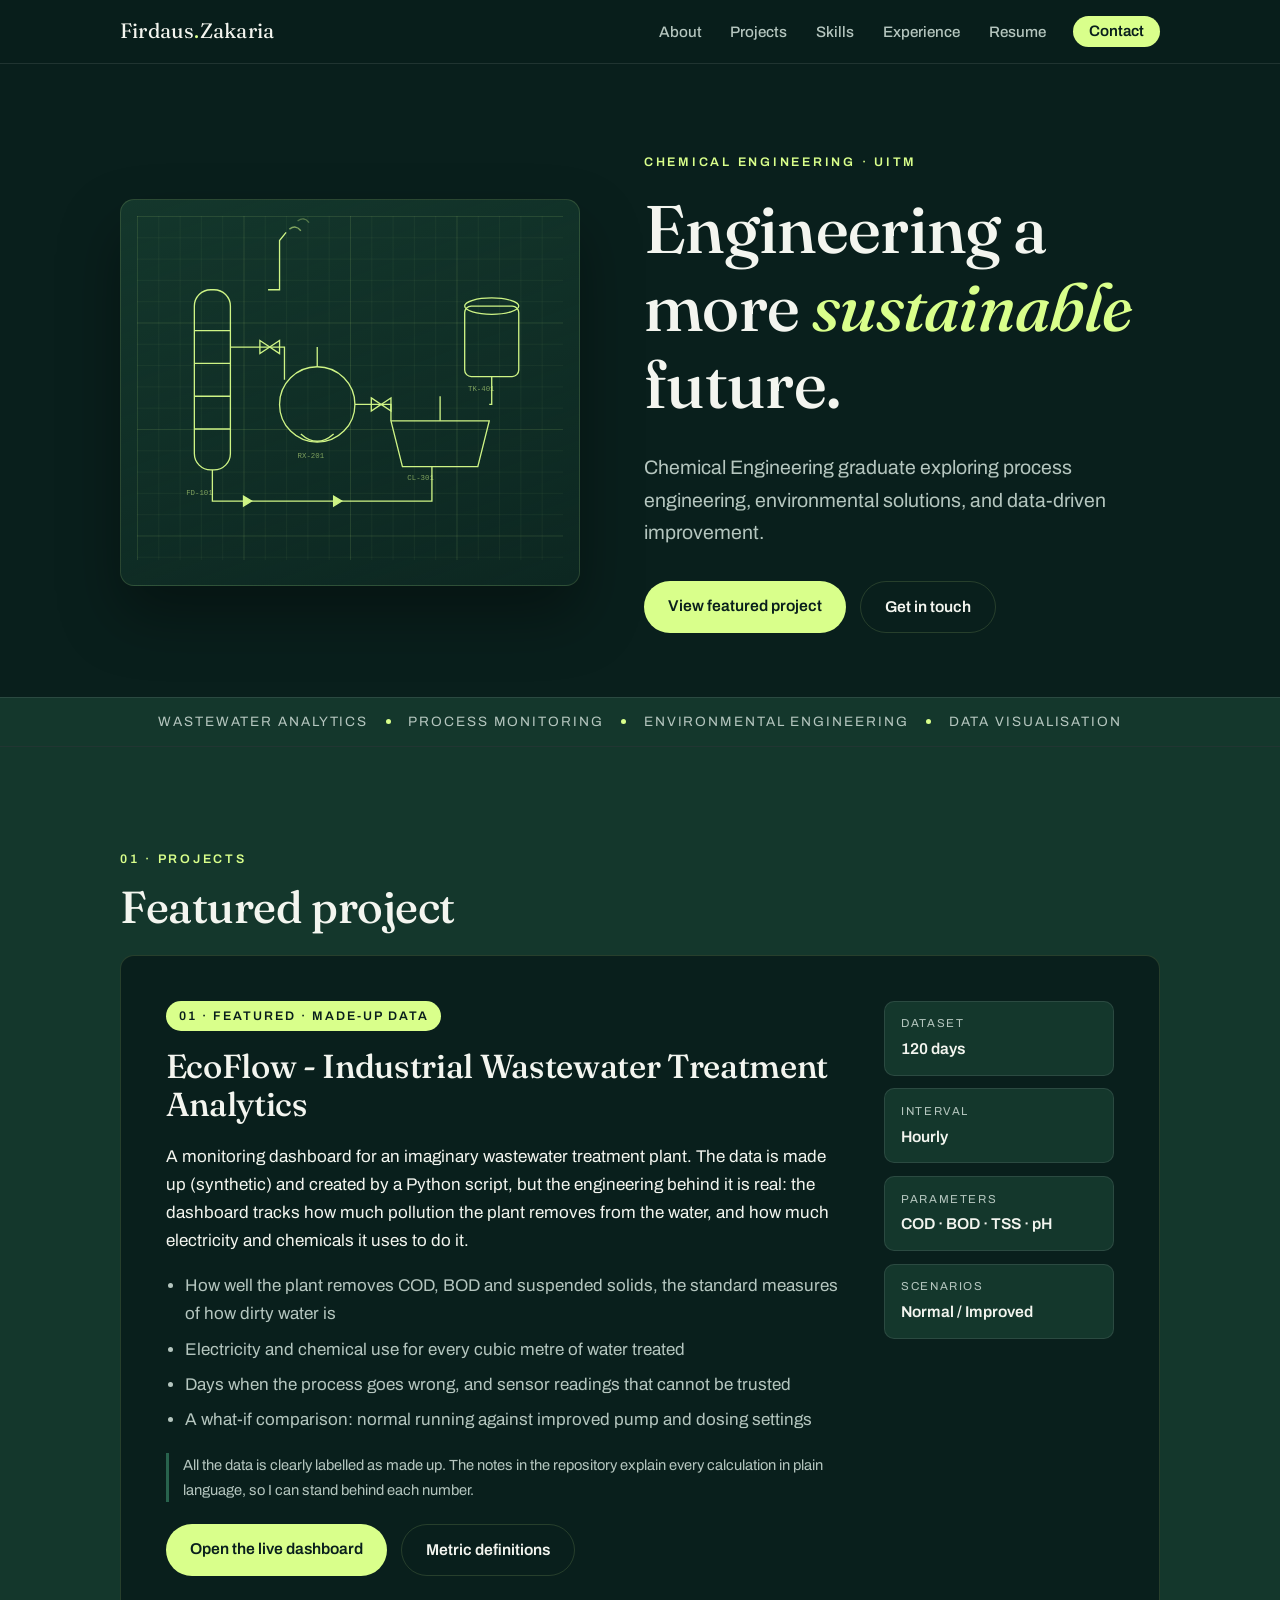
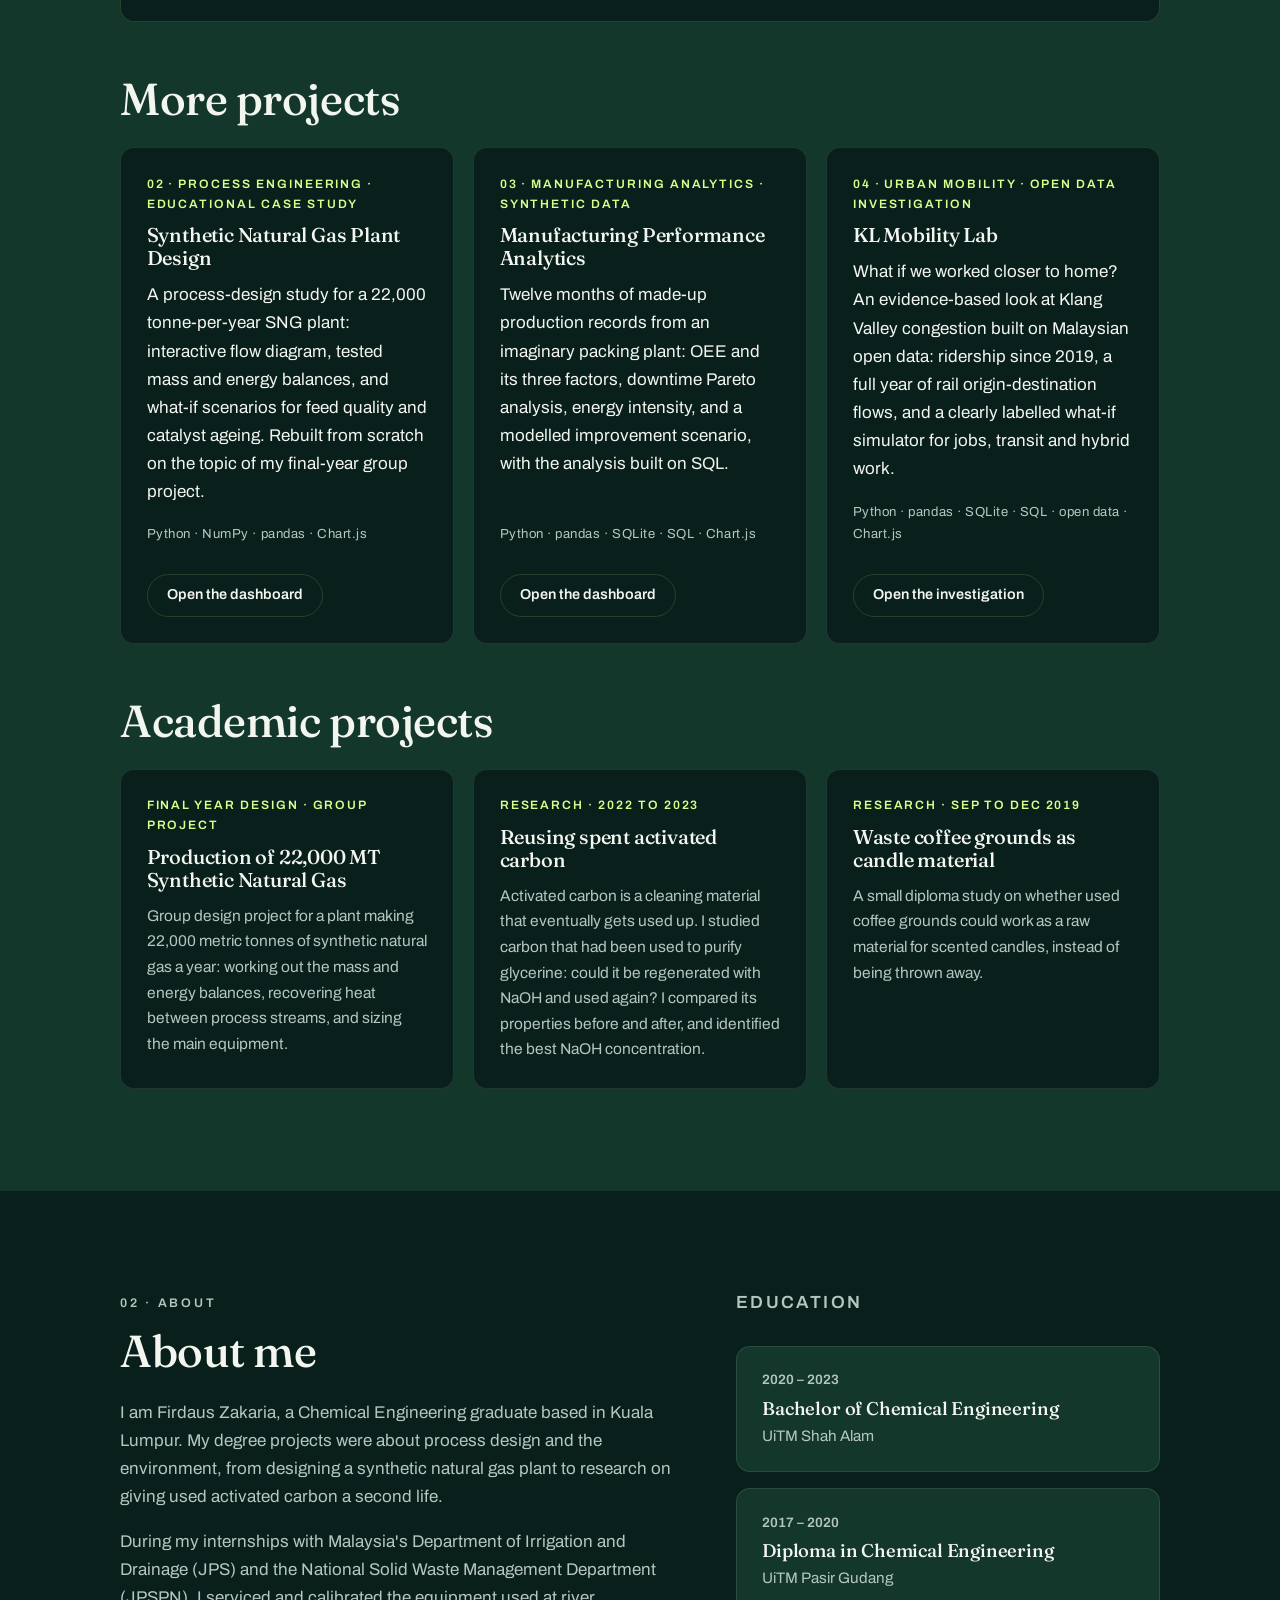
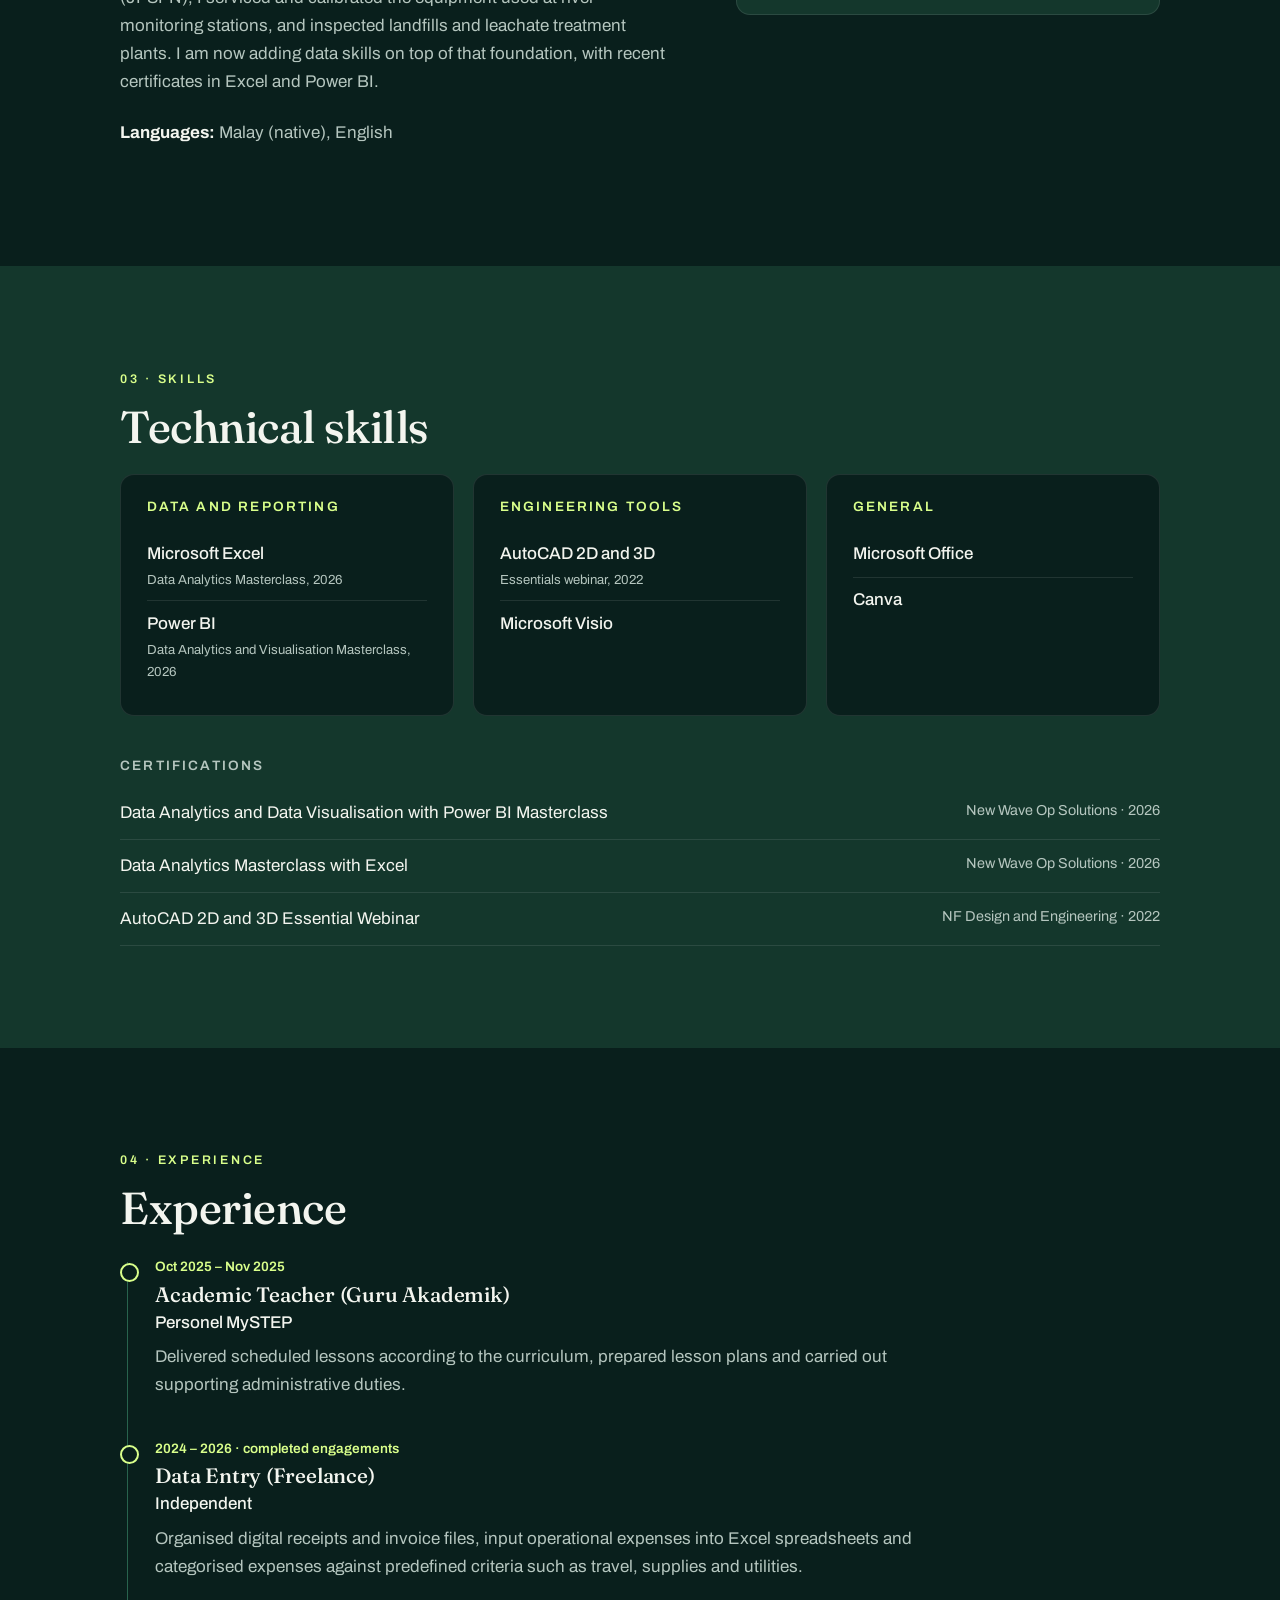
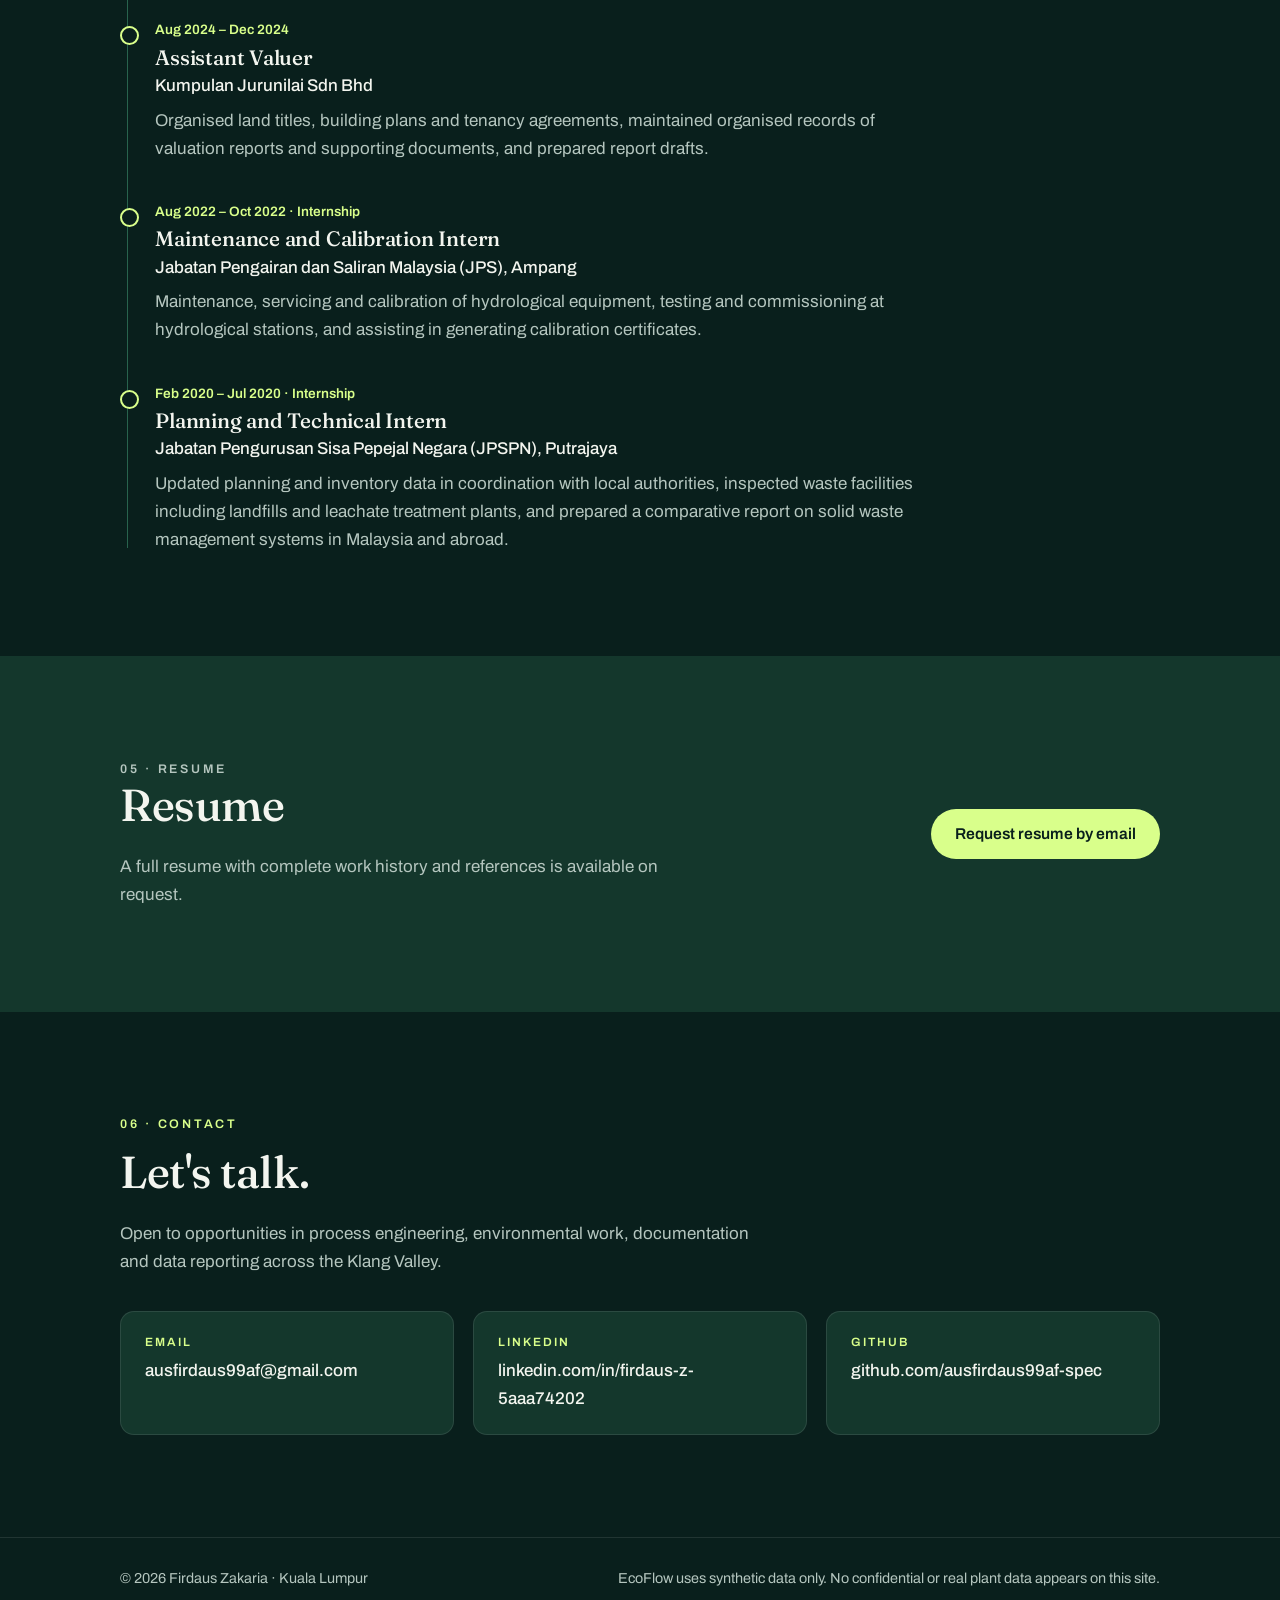
<file: index.html>
<!DOCTYPE html>
<html lang="en">
<head>
  <meta charset="UTF-8">
  <meta name="viewport" content="width=device-width, initial-scale=1.0">
  <title>Firdaus Zakaria - Chemical Engineering Graduate</title>
  <meta name="description" content="Portfolio of Firdaus Zakaria, a Chemical Engineering graduate from UiTM exploring process engineering, environmental solutions and data-driven improvement.">
  <link rel="preconnect" href="https://fonts.googleapis.com">
  <link rel="preconnect" href="https://fonts.gstatic.com" crossorigin>
  <link href="https://fonts.googleapis.com/css2?family=Fraunces:opsz,wght@9..144,400;9..144,500;9..144,600&family=Archivo:wght@400;500;600;700&display=swap" rel="stylesheet">
  <link rel="stylesheet" href="css/style.css">
  <link rel="icon" href="assets/favicon.svg" type="image/svg+xml">
</head>
<body>
  <a class="skip-link" href="#main">Skip to main content</a>

  <header class="site-header">
    <nav class="nav" aria-label="Primary">
      <a class="nav-brand" href="#top">Firdaus<span class="brand-dot">.</span>Zakaria</a>
      <button class="nav-toggle" aria-expanded="false" aria-controls="nav-menu" aria-label="Toggle navigation menu">
        <span class="nav-toggle-bar"></span>
        <span class="nav-toggle-bar"></span>
      </button>
      <ul class="nav-menu" id="nav-menu">
        <li><a href="#about">About</a></li>
        <li><a href="#projects">Projects</a></li>
        <li><a href="#skills">Skills</a></li>
        <li><a href="#experience">Experience</a></li>
        <li><a href="#resume">Resume</a></li>
        <li><a class="nav-cta" href="#contact">Contact</a></li>
      </ul>
    </nav>
  </header>

  <main id="main">

    <!-- ============ HERO ============ -->
    <section class="hero" id="top" aria-labelledby="hero-heading">
      <div class="hero-grid">
        <div class="hero-art" aria-hidden="true">
          <!-- Industrial process plant over blueprint grid, drawn as SVG -->
          <svg viewBox="0 0 520 420" role="img" aria-label="" focusable="false" class="plant-svg">
            <defs>
              <pattern id="bpgrid" width="26" height="26" patternUnits="userSpaceOnUse">
                <path d="M 26 0 L 0 0 0 26" fill="none" stroke="rgba(217,255,139,0.10)" stroke-width="1"/>
              </pattern>
              <pattern id="bpgrid-major" width="130" height="130" patternUnits="userSpaceOnUse">
                <path d="M 130 0 L 0 0 0 130" fill="none" stroke="rgba(217,255,139,0.18)" stroke-width="1"/>
              </pattern>
            </defs>
            <rect width="520" height="420" fill="url(#bpgrid)"/>
            <rect width="520" height="420" fill="url(#bpgrid-major)"/>
            <g stroke="#D9FF8B" stroke-width="1.6" fill="none" opacity="0.95">
              <!-- distillation column -->
              <rect x="70" y="90" width="44" height="220" rx="20"/>
              <line x1="70" y1="140" x2="114" y2="140"/>
              <line x1="70" y1="180" x2="114" y2="180"/>
              <line x1="70" y1="220" x2="114" y2="220"/>
              <line x1="70" y1="260" x2="114" y2="260"/>
              <!-- reactor vessel -->
              <circle cx="220" cy="230" r="46"/>
              <path d="M 220 184 L 220 160"/>
              <path d="M 200 266 q 20 18 40 0"/>
              <!-- clarifier / settling tank -->
              <path d="M 310 250 h 120 l -14 56 h -92 z"/>
              <line x1="370" y1="250" x2="370" y2="220"/>
              <!-- storage tank -->
              <rect x="400" y="110" width="66" height="86" rx="8"/>
              <ellipse cx="433" cy="110" rx="33" ry="10"/>
              <!-- piping -->
              <path d="M 114 160 H 180 V 200"/>
              <path d="M 266 230 H 310 V 250"/>
              <path d="M 433 196 V 230 H 430"/>
              <path d="M 92 310 V 348 H 360 V 306"/>
              <!-- valves -->
              <path d="M 150 152 l 12 8 l -12 8 z M 174 168 l -12 -8 l 12 -8 z"/>
              <path d="M 286 222 l 12 8 l -12 8 z M 310 238 l -12 -8 l 12 -8 z"/>
              <!-- stack -->
              <path d="M 160 90 h 14 V 30 l 8 -10"/>
              <path d="M 186 16 q 8 -6 14 2" opacity="0.6"/>
              <path d="M 196 6 q 8 -6 14 2" opacity="0.35"/>
              <!-- flow arrows -->
              <path d="M 140 348 l -10 -6 v 12 z" fill="#D9FF8B"/>
              <path d="M 250 348 l -10 -6 v 12 z" fill="#D9FF8B"/>
            </g>
            <g fill="rgba(217,255,139,0.55)" font-family="monospace" font-size="9">
              <text x="60" y="340">FD-101</text>
              <text x="196" y="296">RX-201</text>
              <text x="330" y="322">CL-301</text>
              <text x="404" y="214">TK-401</text>
            </g>
          </svg>
        </div>
        <div class="hero-copy">
          <p class="hero-eyebrow">Chemical Engineering · UiTM</p>
          <h1 id="hero-heading">Engineering a more <em>sustainable</em> future.</h1>
          <p class="hero-sub">Chemical Engineering graduate exploring process engineering, environmental solutions, and data-driven improvement.</p>
          <div class="hero-actions">
            <a class="btn btn-primary" href="ecoflow/">View featured project</a>
            <a class="btn btn-ghost" href="#contact">Get in touch</a>
          </div>
        </div>
      </div>
      <div class="hero-strip" aria-hidden="true">
        <span>Wastewater analytics</span><span class="strip-dot"></span>
        <span>Process monitoring</span><span class="strip-dot"></span>
        <span>Environmental engineering</span><span class="strip-dot"></span>
        <span>Data visualisation</span>
      </div>
    </section>

    <!-- ============ FEATURED PROJECT ============ -->
    <section class="section section-alt" id="projects" aria-labelledby="projects-heading">
      <div class="container">
        <p class="section-eyebrow">01 · Projects</p>
        <h2 id="projects-heading">Featured project</h2>

        <article class="feature-card">
          <div class="feature-body">
            <p class="feature-tag">01 · Featured · made-up data</p>
            <h3>EcoFlow - Industrial Wastewater Treatment Analytics</h3>
            <p>A monitoring dashboard for an imaginary wastewater treatment plant. The data is made up (synthetic) and created by a Python script, but the engineering behind it is real: the dashboard tracks how much pollution the plant removes from the water, and how much electricity and chemicals it uses to do it.</p>
            <ul class="feature-points">
              <li>How well the plant removes COD, BOD and suspended solids, the standard measures of how dirty water is</li>
              <li>Electricity and chemical use for every cubic metre of water treated</li>
              <li>Days when the process goes wrong, and sensor readings that cannot be trusted</li>
              <li>A what-if comparison: normal running against improved pump and dosing settings</li>
            </ul>
            <p class="feature-note">All the data is clearly labelled as made up. The notes in the repository explain every calculation in plain language, so I can stand behind each number.</p>
            <div class="feature-actions">
              <a class="btn btn-primary" href="ecoflow/">Open the live dashboard</a>
              <a class="btn btn-ghost" href="ecoflow/#definitions">Metric definitions</a>
            </div>
          </div>
          <div class="feature-side" aria-hidden="true">
            <div class="mini-kpi"><span class="mini-kpi-label">Dataset</span><span class="mini-kpi-value">120 days</span></div>
            <div class="mini-kpi"><span class="mini-kpi-label">Interval</span><span class="mini-kpi-value">Hourly</span></div>
            <div class="mini-kpi"><span class="mini-kpi-label">Parameters</span><span class="mini-kpi-value">COD · BOD · TSS · pH</span></div>
            <div class="mini-kpi"><span class="mini-kpi-label">Scenarios</span><span class="mini-kpi-value">Normal / Improved</span></div>
          </div>
        </article>

        <h2 class="subheading">More projects</h2>
        <div class="card-grid">
          <article class="card project-card">
            <p class="card-kicker">02 · Process engineering · educational case study</p>
            <h3>Synthetic Natural Gas Plant Design</h3>
            <p>A process-design study for a 22,000 tonne-per-year SNG plant: interactive flow diagram, tested mass and energy balances, and what-if scenarios for feed quality and catalyst ageing. Rebuilt from scratch on the topic of my final-year group project.</p>
            <p class="card-stack">Python · NumPy · pandas · Chart.js</p>
            <a class="btn btn-ghost card-btn" href="sng/">Open the dashboard</a>
          </article>
          <article class="card project-card">
            <p class="card-kicker">03 · Manufacturing analytics · synthetic data</p>
            <h3>Manufacturing Performance Analytics</h3>
            <p>Twelve months of made-up production records from an imaginary packing plant: OEE and its three factors, downtime Pareto analysis, energy intensity, and a modelled improvement scenario, with the analysis built on SQL.</p>
            <p class="card-stack">Python · pandas · SQLite · SQL · Chart.js</p>
            <a class="btn btn-ghost card-btn" href="manufacturing/">Open the dashboard</a>
          </article>
          <article class="card project-card">
            <p class="card-kicker">04 · Urban mobility · open data investigation</p>
            <h3>KL Mobility Lab</h3>
            <p>What if we worked closer to home? An evidence-based look at Klang Valley congestion built on Malaysian open data: ridership since 2019, a full year of rail origin-destination flows, and a clearly labelled what-if simulator for jobs, transit and hybrid work.</p>
            <p class="card-stack">Python · pandas · SQLite · SQL · open data · Chart.js</p>
            <a class="btn btn-ghost card-btn" href="mobility/">Open the investigation</a>
          </article>
        </div>

        <h2 class="subheading">Academic projects</h2>
        <div class="card-grid">
          <article class="card">
            <p class="card-kicker">Final year design · group project</p>
            <h3>Production of 22,000 MT Synthetic Natural Gas</h3>
            <p>Group design project for a plant making 22,000 metric tonnes of synthetic natural gas a year: working out the mass and energy balances, recovering heat between process streams, and sizing the main equipment.</p>
          </article>
          <article class="card">
            <p class="card-kicker">Research · 2022 to 2023</p>
            <h3>Reusing spent activated carbon</h3>
            <p>Activated carbon is a cleaning material that eventually gets used up. I studied carbon that had been used to purify glycerine: could it be regenerated with NaOH and used again? I compared its properties before and after, and identified the best NaOH concentration.</p>
          </article>
          <article class="card">
            <p class="card-kicker">Research · Sep to Dec 2019</p>
            <h3>Waste coffee grounds as candle material</h3>
            <p>A small diploma study on whether used coffee grounds could work as a raw material for scented candles, instead of being thrown away.</p>
          </article>
        </div>
      </div>
    </section>

    <!-- ============ ABOUT ============ -->
    <section class="section" id="about" aria-labelledby="about-heading">
      <div class="container about-grid">
        <div>
          <p class="section-eyebrow">02 · About</p>
          <h2 id="about-heading">About me</h2>
          <p>I am Firdaus Zakaria, a Chemical Engineering graduate based in Kuala Lumpur. My degree projects were about process design and the environment, from designing a synthetic natural gas plant to research on giving used activated carbon a second life.</p>
          <p>During my internships with Malaysia's Department of Irrigation and Drainage (JPS) and the National Solid Waste Management Department (JPSPN), I serviced and calibrated the equipment used at river monitoring stations, and inspected landfills and leachate treatment plants. I am now adding data skills on top of that foundation, with recent certificates in Excel and Power BI.</p>
          <p class="about-langs"><strong>Languages:</strong> Malay (native), English</p>
        </div>
        <div class="edu-stack">
          <h3 class="edu-title">Education</h3>
          <div class="edu-card">
            <p class="edu-years">2020 – 2023</p>
            <h4>Bachelor of Chemical Engineering</h4>
            <p>UiTM Shah Alam</p>
          </div>
          <div class="edu-card">
            <p class="edu-years">2017 – 2020</p>
            <h4>Diploma in Chemical Engineering</h4>
            <p>UiTM Pasir Gudang</p>
          </div>
        </div>
      </div>
    </section>

    <!-- ============ SKILLS ============ -->
    <section class="section section-alt" id="skills" aria-labelledby="skills-heading">
      <div class="container">
        <p class="section-eyebrow">03 · Skills</p>
        <h2 id="skills-heading">Technical skills</h2>
        <div class="skills-grid">
          <div class="skill-group">
            <h3>Data and reporting</h3>
            <ul>
              <li>Microsoft Excel <span class="skill-cert">Data Analytics Masterclass, 2026</span></li>
              <li>Power BI <span class="skill-cert">Data Analytics and Visualisation Masterclass, 2026</span></li>
            </ul>
          </div>
          <div class="skill-group">
            <h3>Engineering tools</h3>
            <ul>
              <li>AutoCAD 2D and 3D <span class="skill-cert">Essentials webinar, 2022</span></li>
              <li>Microsoft Visio</li>
            </ul>
          </div>
          <div class="skill-group">
            <h3>General</h3>
            <ul>
              <li>Microsoft Office</li>
              <li>Canva</li>
            </ul>
          </div>
        </div>
        <div class="cert-list">
          <h3>Certifications</h3>
          <ul>
            <li><span>Data Analytics and Data Visualisation with Power BI Masterclass</span><span class="cert-meta">New Wave Op Solutions · 2026</span></li>
            <li><span>Data Analytics Masterclass with Excel</span><span class="cert-meta">New Wave Op Solutions · 2026</span></li>
            <li><span>AutoCAD 2D and 3D Essential Webinar</span><span class="cert-meta">NF Design and Engineering · 2022</span></li>
          </ul>
        </div>
      </div>
    </section>

    <!-- ============ EXPERIENCE ============ -->
    <section class="section" id="experience" aria-labelledby="experience-heading">
      <div class="container">
        <p class="section-eyebrow">04 · Experience</p>
        <h2 id="experience-heading">Experience</h2>
        <ol class="timeline">
          <li class="timeline-item">
            <p class="tl-dates">Oct 2025 – Nov 2025</p>
            <h3>Academic Teacher (Guru Akademik)</h3>
            <p class="tl-org">Personel MySTEP</p>
            <p>Delivered scheduled lessons according to the curriculum, prepared lesson plans and carried out supporting administrative duties.</p>
          </li>
          <li class="timeline-item">
            <p class="tl-dates">2024 – 2026 · completed engagements</p>
            <h3>Data Entry (Freelance)</h3>
            <p class="tl-org">Independent</p>
            <p>Organised digital receipts and invoice files, input operational expenses into Excel spreadsheets and categorised expenses against predefined criteria such as travel, supplies and utilities.</p>
          </li>
          <li class="timeline-item">
            <p class="tl-dates">Aug 2024 – Dec 2024</p>
            <h3>Assistant Valuer</h3>
            <p class="tl-org">Kumpulan Jurunilai Sdn Bhd</p>
            <p>Organised land titles, building plans and tenancy agreements, maintained organised records of valuation reports and supporting documents, and prepared report drafts.</p>
          </li>
          <li class="timeline-item">
            <p class="tl-dates">Aug 2022 – Oct 2022 · Internship</p>
            <h3>Maintenance and Calibration Intern</h3>
            <p class="tl-org">Jabatan Pengairan dan Saliran Malaysia (JPS), Ampang</p>
            <p>Maintenance, servicing and calibration of hydrological equipment, testing and commissioning at hydrological stations, and assisting in generating calibration certificates.</p>
          </li>
          <li class="timeline-item">
            <p class="tl-dates">Feb 2020 – Jul 2020 · Internship</p>
            <h3>Planning and Technical Intern</h3>
            <p class="tl-org">Jabatan Pengurusan Sisa Pepejal Negara (JPSPN), Putrajaya</p>
            <p>Updated planning and inventory data in coordination with local authorities, inspected waste facilities including landfills and leachate treatment plants, and prepared a comparative report on solid waste management systems in Malaysia and abroad.</p>
          </li>
        </ol>
      </div>
    </section>

    <!-- ============ RESUME ============ -->
    <section class="section section-alt" id="resume" aria-labelledby="resume-heading">
      <div class="container resume-block">
        <div>
          <p class="section-eyebrow">05 · Resume</p>
          <h2 id="resume-heading">Resume</h2>
          <p>A full resume with complete work history and references is available on request.</p>
        </div>
        <a class="btn btn-primary" href="mailto:ausfirdaus99af@gmail.com?subject=Resume%20request%20%E2%80%93%20portfolio%20site">Request resume by email</a>
        <!-- TODO (owner): when a final PDF is chosen, place it at assets/Firdaus_Zakaria_Resume.pdf
             and replace the mailto button above with:
             <a class="btn btn-primary" href="assets/Firdaus_Zakaria_Resume.pdf" download>Download resume (PDF)</a> -->
      </div>
    </section>

    <!-- ============ CONTACT ============ -->
    <section class="section contact" id="contact" aria-labelledby="contact-heading">
      <div class="container">
        <p class="section-eyebrow">06 · Contact</p>
        <h2 id="contact-heading">Let's talk.</h2>
        <p class="contact-sub">Open to opportunities in process engineering, environmental work, documentation and data reporting across the Klang Valley.</p>
        <div class="contact-links">
          <a class="contact-link" href="mailto:ausfirdaus99af@gmail.com">
            <span class="contact-label">Email</span>
            <span class="contact-value">ausfirdaus99af@gmail.com</span>
          </a>
          <a class="contact-link" href="https://www.linkedin.com/in/firdaus-z-5aaa74202" rel="noopener" target="_blank">
            <span class="contact-label">LinkedIn</span>
            <span class="contact-value">linkedin.com/in/firdaus-z-5aaa74202</span>
          </a>
          <a class="contact-link" href="https://github.com/ausfirdaus99af-spec" rel="noopener" target="_blank">
            <span class="contact-label">GitHub</span>
            <span class="contact-value">github.com/ausfirdaus99af-spec</span>
          </a>
        </div>
      </div>
    </section>
  </main>

  <footer class="site-footer">
    <div class="container footer-inner">
      <p>© 2026 Firdaus Zakaria · Kuala Lumpur</p>
      <p class="footer-note">EcoFlow uses synthetic data only. No confidential or real plant data appears on this site.</p>
    </div>
  </footer>

  <script src="js/main.js"></script>
</body>
</html>
</file>
<file: css/style.css>
/* ============================================================
   Firdaus Zakaria - portfolio
   Palette:
     --bg        #091F1C  main background
     --bg-2      #14372C  secondary background
     --green     #28634D  supporting green
     --lime      #D9FF8B  accent (sparingly)
     --text      #F3F5EF  primary text
     --text-2    #B5C6BF  secondary text
   ============================================================ */

:root {
  --bg: #091F1C;
  --bg-2: #14372C;
  --green: #28634D;
  --lime: #D9FF8B;
  --text: #F3F5EF;
  --text-2: #B5C6BF;
  --border: rgba(217, 255, 139, 0.14);
  --border-soft: rgba(243, 245, 239, 0.10);
  --font-display: "Fraunces", Georgia, serif;
  --font-body: "Archivo", "Segoe UI", system-ui, sans-serif;
  --maxw: 1120px;
  --radius: 14px;
}

* { box-sizing: border-box; }

html { scroll-behavior: smooth; }
section[id] { scroll-margin-top: 76px; }
@media (prefers-reduced-motion: reduce) {
  html { scroll-behavior: auto; }
  *, *::before, *::after {
    animation-duration: 0.01ms !important;
    animation-iteration-count: 1 !important;
    transition-duration: 0.01ms !important;
  }
}

body {
  margin: 0;
  background: var(--bg);
  color: var(--text);
  font-family: var(--font-body);
  font-size: 1.0625rem;
  line-height: 1.65;
  -webkit-font-smoothing: antialiased;
}

h1, h2, h3, h4 {
  font-family: var(--font-display);
  font-weight: 500;
  line-height: 1.15;
  margin: 0 0 0.6em;
  letter-spacing: -0.01em;
}

p { margin: 0 0 1em; }
a { color: var(--lime); }

img, svg { max-width: 100%; height: auto; }

.container {
  max-width: var(--maxw);
  margin: 0 auto;
  padding: 0 clamp(1.25rem, 4vw, 2.5rem);
}

/* ---------- accessibility ---------- */
.skip-link {
  position: absolute;
  left: -999px;
  top: 0;
  background: var(--lime);
  color: var(--bg);
  padding: 0.6rem 1rem;
  z-index: 100;
  border-radius: 0 0 8px 0;
  font-weight: 600;
  text-decoration: none;
}
.skip-link:focus { left: 0; }

:focus-visible {
  outline: 2px solid var(--lime);
  outline-offset: 3px;
  border-radius: 2px;
}

/* ---------- header / nav ---------- */
.site-header {
  position: sticky;
  top: 0;
  z-index: 50;
  background: rgba(9, 31, 28, 0.92);
  backdrop-filter: blur(10px);
  border-bottom: 1px solid var(--border-soft);
}

.nav {
  max-width: var(--maxw);
  margin: 0 auto;
  padding: 0.9rem clamp(1.25rem, 4vw, 2.5rem);
  display: flex;
  align-items: center;
  justify-content: space-between;
  gap: 1rem;
}

.nav-brand {
  font-family: var(--font-display);
  font-size: 1.3rem;
  color: var(--text);
  text-decoration: none;
  letter-spacing: 0.01em;
}
.brand-dot { color: var(--lime); }

.nav-menu {
  display: flex;
  gap: clamp(0.8rem, 2vw, 1.6rem);
  list-style: none;
  margin: 0;
  padding: 0;
  align-items: center;
}

.nav-menu a {
  color: var(--text-2);
  text-decoration: none;
  font-size: 0.95rem;
  font-weight: 500;
  padding: 0.35rem 0.1rem;
  border-bottom: 2px solid transparent;
  transition: color 160ms ease, border-color 160ms ease;
}
.nav-menu a:hover,
.nav-menu a:focus-visible { color: var(--text); border-bottom-color: var(--lime); }

.nav-menu a.nav-cta {
  color: var(--bg);
  background: var(--lime);
  padding: 0.45rem 1rem;
  border-radius: 999px;
  font-weight: 600;
  border-bottom: none;
}
.nav-menu a.nav-cta:hover,
.nav-menu a.nav-cta:focus-visible { background: #e9ffb0; color: var(--bg); }

.nav-toggle {
  display: none;
  background: none;
  border: 1px solid var(--border);
  border-radius: 8px;
  padding: 0.55rem 0.6rem;
  cursor: pointer;
}
.nav-toggle-bar {
  display: block;
  width: 20px;
  height: 2px;
  background: var(--text);
  margin: 4px 0;
  transition: transform 160ms ease;
}

/* ---------- buttons ---------- */
.btn {
  display: inline-block;
  padding: 0.75rem 1.5rem;
  border-radius: 999px;
  text-decoration: none;
  font-weight: 600;
  font-size: 0.98rem;
  transition: transform 160ms ease, background 160ms ease, border-color 160ms ease;
}
.btn:hover { transform: translateY(-2px); }
.btn-primary { background: var(--lime); color: var(--bg); }
.btn-primary:hover, .btn-primary:focus-visible { background: #e9ffb0; }
.btn-ghost {
  color: var(--text);
  border: 1px solid var(--border);
  background: transparent;
}
.btn-ghost:hover, .btn-ghost:focus-visible { border-color: var(--lime); color: var(--lime); }

/* ---------- hero ---------- */
.hero {
  border-bottom: 1px solid var(--border-soft);
  overflow: hidden;
}

.hero-grid {
  max-width: var(--maxw);
  margin: 0 auto;
  padding: clamp(2.5rem, 7vw, 5.5rem) clamp(1.25rem, 4vw, 2.5rem) clamp(2rem, 5vw, 4rem);
  display: grid;
  grid-template-columns: minmax(280px, 460px) 1fr;
  gap: clamp(2rem, 5vw, 4.5rem);
  align-items: center;
}

.hero-art {
  background: linear-gradient(160deg, var(--bg-2), rgba(20, 55, 44, 0.35));
  border: 1px solid var(--border);
  border-radius: var(--radius);
  padding: 1rem;
  box-shadow: 0 30px 60px rgba(0, 0, 0, 0.35);
}

.hero-eyebrow {
  text-transform: uppercase;
  letter-spacing: 0.22em;
  font-size: 0.78rem;
  font-weight: 600;
  color: var(--lime);
  margin-bottom: 1.1rem;
}

.hero h1 {
  font-size: clamp(2.4rem, 5.6vw, 4.2rem);
  margin-bottom: 0.45em;
}
.hero h1 em {
  font-style: italic;
  color: var(--lime);
}

.hero-sub {
  color: var(--text-2);
  font-size: clamp(1.05rem, 1.6vw, 1.22rem);
  max-width: 34em;
  margin-bottom: 2rem;
}

.hero-actions { display: flex; gap: 0.9rem; flex-wrap: wrap; }

.hero-strip {
  border-top: 1px solid var(--border-soft);
  background: var(--bg-2);
  display: flex;
  gap: 1.1rem;
  align-items: center;
  justify-content: center;
  flex-wrap: wrap;
  padding: 0.8rem 1.25rem;
  color: var(--text-2);
  font-size: 0.85rem;
  text-transform: uppercase;
  letter-spacing: 0.14em;
}
.strip-dot {
  width: 5px; height: 5px;
  background: var(--lime);
  border-radius: 50%;
  display: inline-block;
}

/* ---------- sections ---------- */
.section { padding: clamp(3.5rem, 8vw, 6.5rem) 0; }
.section-alt { background: var(--bg-2); }

.section-eyebrow {
  text-transform: uppercase;
  letter-spacing: 0.22em;
  font-size: 0.78rem;
  font-weight: 600;
  color: var(--lime);
  margin-bottom: 0.7rem;
}

.section h2 {
  font-size: clamp(1.9rem, 3.6vw, 2.8rem);
  margin-bottom: 1.4rem;
}

.subheading {
  font-size: clamp(1.4rem, 2.4vw, 1.8rem);
  margin-top: 3.2rem;
}

/* ---------- featured project ---------- */
.feature-card {
  display: grid;
  grid-template-columns: 1fr minmax(180px, 230px);
  gap: clamp(1.5rem, 3.5vw, 3rem);
  background: var(--bg);
  border: 1px solid var(--border);
  border-radius: var(--radius);
  padding: clamp(1.5rem, 3.5vw, 2.8rem);
}

.feature-tag {
  display: inline-block;
  font-size: 0.78rem;
  font-weight: 600;
  text-transform: uppercase;
  letter-spacing: 0.16em;
  color: var(--bg);
  background: var(--lime);
  padding: 0.28rem 0.8rem;
  border-radius: 999px;
  margin-bottom: 1rem;
}

.feature-card h3 {
  font-size: clamp(1.5rem, 2.6vw, 2.1rem);
}

.feature-points {
  margin: 0 0 1.2rem;
  padding-left: 1.2rem;
  color: var(--text-2);
}
.feature-points li { margin-bottom: 0.45rem; }

.feature-note {
  font-size: 0.92rem;
  color: var(--text-2);
  border-left: 3px solid var(--green);
  padding-left: 0.9rem;
}

.feature-actions { display: flex; gap: 0.9rem; flex-wrap: wrap; margin-top: 1.4rem; }

.feature-side {
  display: grid;
  gap: 0.8rem;
  align-content: start;
}

.mini-kpi {
  background: var(--bg-2);
  border: 1px solid var(--border-soft);
  border-radius: 10px;
  padding: 0.8rem 1rem;
  display: flex;
  flex-direction: column;
  gap: 0.15rem;
}
.mini-kpi-label {
  font-size: 0.72rem;
  text-transform: uppercase;
  letter-spacing: 0.14em;
  color: var(--text-2);
}
.mini-kpi-value { font-weight: 600; font-size: 0.98rem; }

/* ---------- cards ---------- */
.card-grid {
  display: grid;
  grid-template-columns: repeat(auto-fit, minmax(260px, 1fr));
  gap: 1.2rem;
}

.card {
  background: var(--bg);
  border: 1px solid var(--border-soft);
  border-radius: var(--radius);
  padding: 1.6rem;
  transition: border-color 160ms ease, transform 160ms ease;
}
.card:hover { border-color: var(--border); transform: translateY(-3px); }

.project-card { display: flex; flex-direction: column; }
.card-stack {
  font-size: 0.82rem;
  color: var(--text-2);
  letter-spacing: 0.04em;
  margin-top: auto;
}
.card-btn { margin-top: 1rem; align-self: flex-start; padding: 0.55rem 1.2rem; font-size: 0.9rem; }

.card-kicker {
  font-size: 0.76rem;
  text-transform: uppercase;
  letter-spacing: 0.16em;
  color: var(--lime);
  margin-bottom: 0.6rem;
  font-weight: 600;
}
.card h3 { font-size: 1.25rem; }
.card p:last-child { color: var(--text-2); margin-bottom: 0; font-size: 0.97rem; }

/* ---------- about ---------- */
.about-grid {
  display: grid;
  grid-template-columns: 1.3fr 1fr;
  gap: clamp(2rem, 5vw, 4rem);
  align-items: start;
}
.about-grid p { color: var(--text-2); max-width: 36em; }
.about-grid p strong { color: var(--text); }
.about-langs { margin-top: 1.4rem; }

.edu-title {
  font-size: 1.1rem;
  text-transform: uppercase;
  letter-spacing: 0.14em;
  font-family: var(--font-body);
  font-weight: 600;
  color: var(--text-2);
  margin-bottom: 1rem;
}
.edu-stack { display: grid; gap: 1rem; }
.edu-card {
  background: var(--bg-2);
  border: 1px solid var(--border-soft);
  border-radius: var(--radius);
  padding: 1.4rem 1.6rem;
}
.edu-years { color: var(--lime); font-size: 0.85rem; font-weight: 600; margin-bottom: 0.4rem; }
.edu-card h4 { font-size: 1.15rem; margin-bottom: 0.3rem; }
.edu-card p:last-child { color: var(--text-2); margin: 0; font-size: 0.95rem; }

/* ---------- skills ---------- */
.skills-grid {
  display: grid;
  grid-template-columns: repeat(auto-fit, minmax(240px, 1fr));
  gap: 1.2rem;
  margin-bottom: 2.6rem;
}
.skill-group {
  background: var(--bg);
  border: 1px solid var(--border-soft);
  border-radius: var(--radius);
  padding: 1.5rem 1.6rem;
}
.skill-group h3 {
  font-family: var(--font-body);
  font-size: 0.85rem;
  font-weight: 600;
  text-transform: uppercase;
  letter-spacing: 0.16em;
  color: var(--lime);
  margin-bottom: 1rem;
}
.skill-group ul { list-style: none; margin: 0; padding: 0; }
.skill-group li {
  padding: 0.55rem 0;
  border-bottom: 1px solid var(--border-soft);
  display: flex;
  flex-direction: column;
  gap: 0.1rem;
  font-weight: 500;
}
.skill-group li:last-child { border-bottom: none; }
.skill-cert { font-size: 0.82rem; color: var(--text-2); font-weight: 400; }

.cert-list h3 {
  font-family: var(--font-body);
  font-size: 0.85rem;
  font-weight: 600;
  text-transform: uppercase;
  letter-spacing: 0.16em;
  color: var(--text-2);
  margin-bottom: 0.8rem;
}
.cert-list ul { list-style: none; margin: 0; padding: 0; }
.cert-list li {
  display: flex;
  justify-content: space-between;
  gap: 1rem;
  flex-wrap: wrap;
  padding: 0.75rem 0;
  border-bottom: 1px solid var(--border-soft);
}
.cert-meta { color: var(--text-2); font-size: 0.9rem; }

/* ---------- experience timeline ---------- */
.timeline {
  list-style: none;
  margin: 0;
  padding: 0;
  position: relative;
}
.timeline::before {
  content: "";
  position: absolute;
  left: 7px;
  top: 6px;
  bottom: 6px;
  width: 1px;
  background: var(--green);
}
.timeline-item {
  position: relative;
  padding: 0 0 2.4rem 2.2rem;
}
.timeline-item:last-child { padding-bottom: 0; }
.timeline-item::before {
  content: "";
  position: absolute;
  left: 0;
  top: 7px;
  width: 15px;
  height: 15px;
  border-radius: 50%;
  background: var(--bg);
  border: 2px solid var(--lime);
}
.tl-dates {
  color: var(--lime);
  font-size: 0.85rem;
  font-weight: 600;
  margin-bottom: 0.25rem;
}
.timeline-item h3 { font-size: 1.3rem; margin-bottom: 0.15rem; }
.tl-org { color: var(--text); font-weight: 500; margin-bottom: 0.4rem; }
.timeline-item p:last-child { color: var(--text-2); max-width: 46em; margin-bottom: 0; }

/* ---------- resume ---------- */
.resume-block {
  display: flex;
  align-items: center;
  justify-content: space-between;
  gap: 2rem;
  flex-wrap: wrap;
}
.resume-block p { color: var(--text-2); max-width: 32em; margin-bottom: 0; }

/* ---------- contact ---------- */
.contact-sub { color: var(--text-2); max-width: 38em; margin-bottom: 2.2rem; }

.contact-links {
  display: grid;
  grid-template-columns: repeat(auto-fit, minmax(240px, 1fr));
  gap: 1.2rem;
}
.contact-link {
  display: flex;
  flex-direction: column;
  gap: 0.25rem;
  background: var(--bg-2);
  border: 1px solid var(--border-soft);
  border-radius: var(--radius);
  padding: 1.3rem 1.5rem;
  text-decoration: none;
  transition: border-color 160ms ease, transform 160ms ease;
}
.contact-link:hover, .contact-link:focus-visible {
  border-color: var(--lime);
  transform: translateY(-3px);
}
.contact-label {
  font-size: 0.75rem;
  text-transform: uppercase;
  letter-spacing: 0.16em;
  color: var(--lime);
  font-weight: 600;
}
.contact-value { color: var(--text); font-weight: 500; overflow-wrap: anywhere; }

/* ---------- footer ---------- */
.site-footer {
  border-top: 1px solid var(--border-soft);
  padding: 1.8rem 0;
}
.footer-inner {
  display: flex;
  justify-content: space-between;
  gap: 1rem;
  flex-wrap: wrap;
  color: var(--text-2);
  font-size: 0.9rem;
}
.footer-inner p { margin: 0; }

/* ---------- responsive ---------- */
@media (max-width: 860px) {
  .hero-grid { grid-template-columns: 1fr; }
  .hero-art { max-width: 420px; }
  .about-grid { grid-template-columns: 1fr; }
  .feature-card { grid-template-columns: 1fr; }
  .feature-side {
    grid-template-columns: repeat(auto-fit, minmax(140px, 1fr));
  }
}

@media (max-width: 720px) {
  .nav-toggle { display: block; }
  .nav-menu {
    position: absolute;
    top: 100%;
    left: 0;
    right: 0;
    flex-direction: column;
    align-items: stretch;
    background: var(--bg-2);
    border-bottom: 1px solid var(--border-soft);
    padding: 0.8rem 1.25rem 1.2rem;
    gap: 0.2rem;
    display: none;
  }
  .nav-menu.is-open { display: flex; }
  .nav-menu a { display: block; padding: 0.7rem 0.2rem; font-size: 1.05rem; }
  .nav-menu a.nav-cta { text-align: center; margin-top: 0.5rem; }
}
</file>
